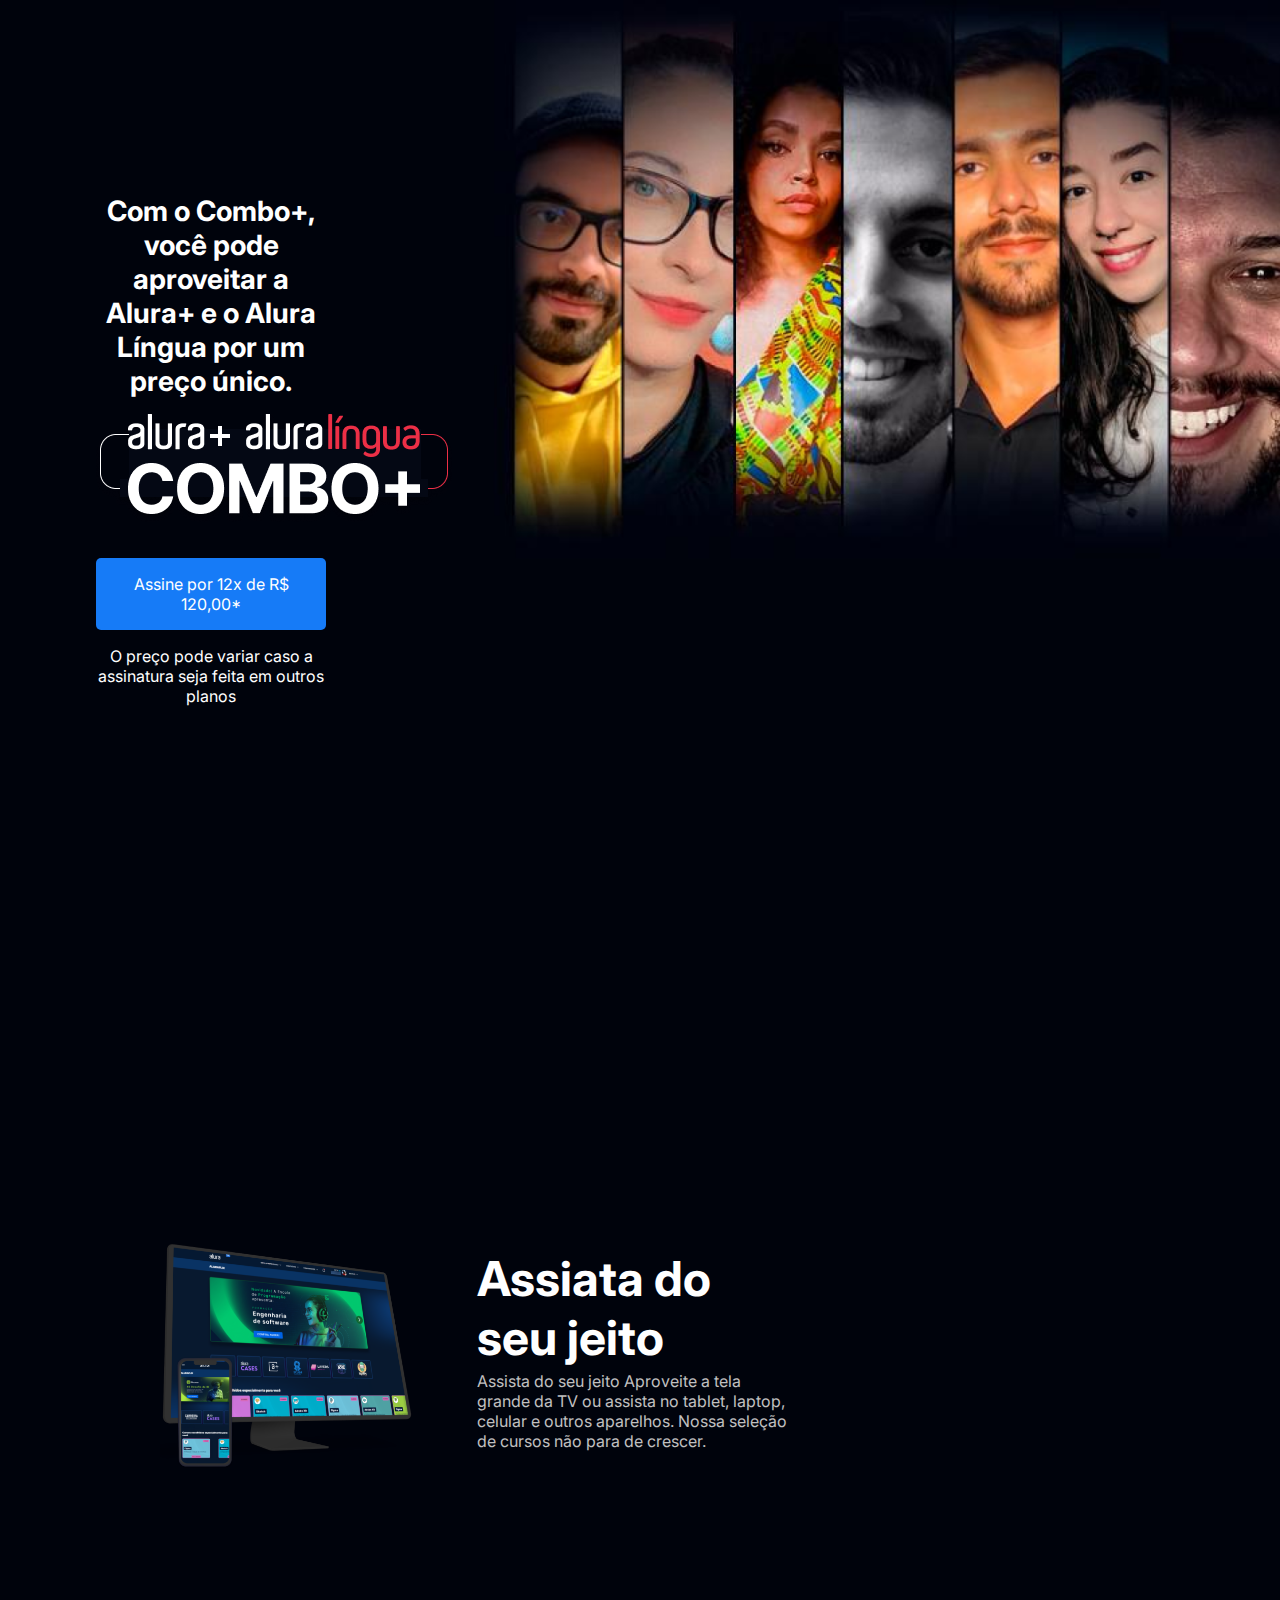
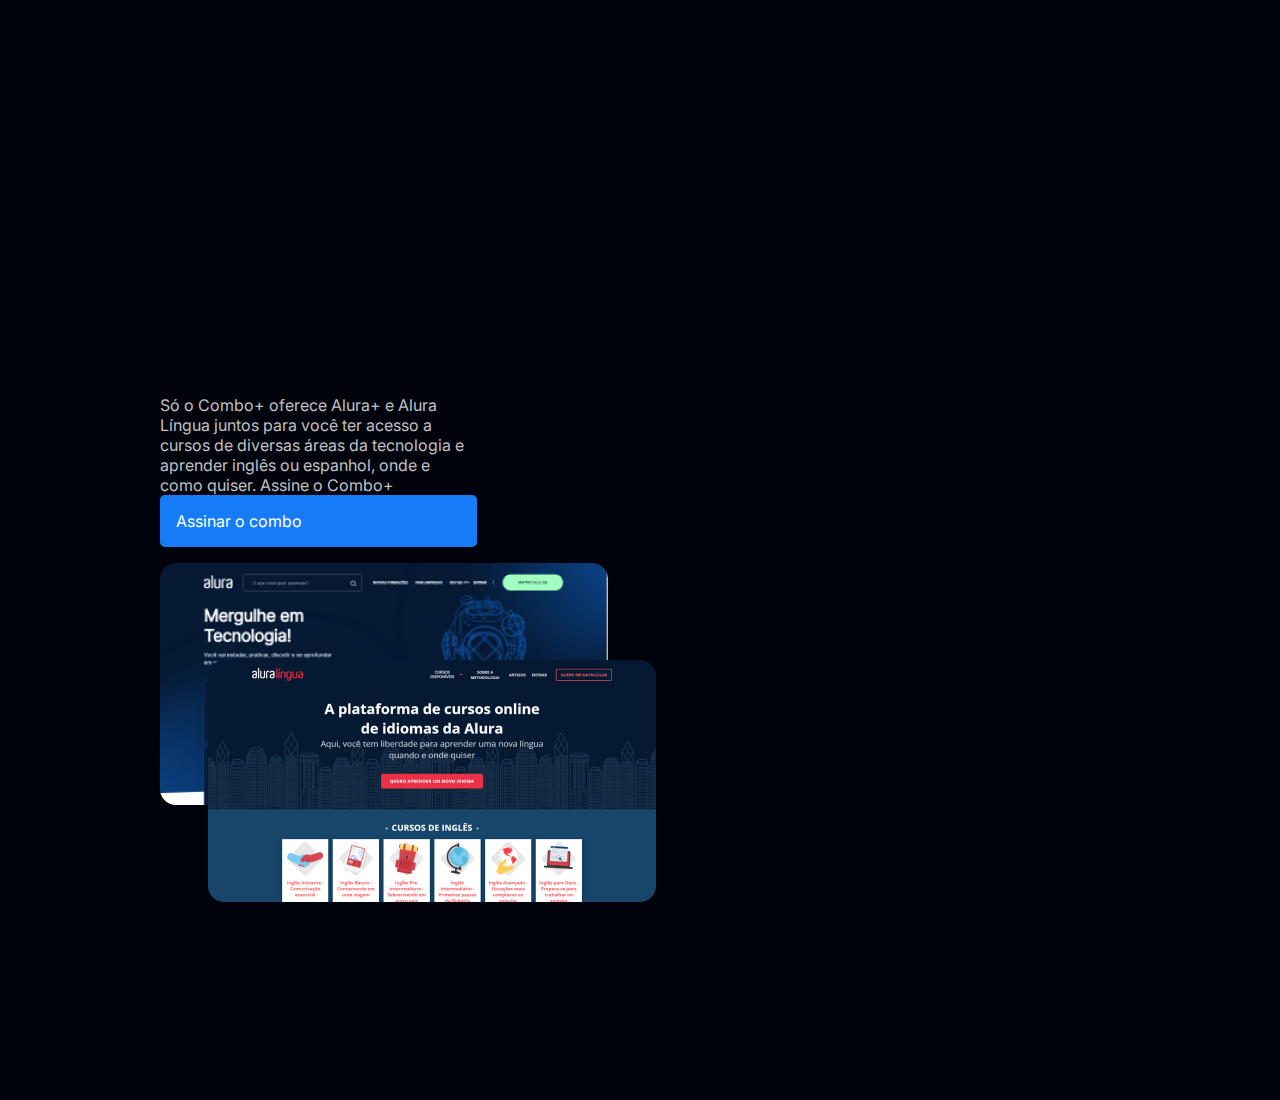
<file: alura-plus-main/index.html>
<!DOCTYPE html>
<html lang="en">

<head>
    <meta charset="UTF-8">
    <meta name="viewport" content="width=device-width, initial-scale=1.0">
    <link rel="stylesheet" href="style.css">
    <link rel="preconnect" href="https://fonts.googleapis.com">
<link rel="preconnect" href="https://fonts.gstatic.com" crossorigin>
<link href="https://fonts.googleapis.com/css2?family=Inter:wght@700&display=swap" rel="stylesheet">
    <title>Alura-Plus</title>
</head>

<body>
        <section class=" container principal">
        <div class="container__caixa">
            <h1 class="container__titulo">Com o Combo+, você pode aproveitar a Alura+ e o Alura Língua por um preço único.</h1>
            <img src="./img/Combo.png" alt="o combo+ é a juncão do alura+ e o alura Língua" class="container__imagem">
             <a href="www.alura.com.br"class="container__botao">Assine por 12x de R$ 120,00*</a>
            <a href="www.alura.com.br" class="container__botao_segundario"></a>
            <p class="container_aviso">O preço pode variar caso a assinatura seja feita em outros planos</p>
    </div>
    </section>

    <section class="container secundario">
        <img src="img/Plataformas.png" alt="Um monitor e um celular com o alura plus aberto" class="secundario__imagem">
        <div class="container__descricao">
        <h2 class="descricao__titulo"> Assiata do seu jeito</h2> 
        <p class="descricao__texto">Assista do seu jeito
            Aproveite a tela grande da TV ou assista no tablet, laptop, celular e outros aparelhos. Nossa seleção de cursos não para de crescer.</p>
        </div>
    </section>

    <section  class="container secundario">
        <div class="container__descricao">
            <p class="descricao__texto">Só o Combo+ oferece Alura+ e Alura Língua juntos para você ter acesso a cursos de diversas áreas da tecnologia e aprender inglês ou espanhol, onde e como quiser.
                Assine o Combo+</p>
            <a href="www.alura.com.br" class="container__botao secundario__botao">Assinar o combo</a>
        <img src="img/Telas.png" alt=""
        </div>
    </section>
</body>

</html>
</file>
<file: alura-plus-main/style.css>
:root{
    --branco-principal: #ffffff;
    --cinza-segundario: #C0C0C0;
    --botao-azul: #167bf7;
    --cor-de-fundo: #00030c;
    --fonte-principal: 'inter';
}
body{
    background-color: var(--cor-de-fundo);
    color: var(--branco-principal);
    font-family: var(--fonte-principal);
    font-size: 16px;
    font-weight: 400;
}
*{
   margin: 0;
   padding: 0; 
}

.principal {
    background-image:url("./img/Background.png");
    background-repeat: no-repeat;
    background-size: contain;
    align-items: center;
    text-align: center;
}

.container{
    height: 100vh;
    display: grid;
    grid-template-columns: 33% 33% 33%;
}

.container__botao{
    background-color: var(--botao-azul);
    border-radius: 5px;
    padding: 1em;
    color: var(--branco-principal);
    display: block;
    text-decoration: none;
    margin-bottom: 1em;
}

.botao_segundario {
    background-color: transparent;
    border: 2px solid var(--branco-principal)
}

.container__aviso{
    font-size: 12px;
    color: var(--cinza-segundario);
}

.container__titulo {
    font-size: 28px;
    font-weight: 700;
}

.container__imagem{
    margin: 1em 0 2em 0;
}

.container__caixa{
    margin: 0 6em;
}

.secundario__imagem{
    width: 80%;
}

.secundario{
    align-items: center;
    margin: 0 10em;
}

.descricao__titulo{
    font-weight: 700;
    font-size: 48px;
    color: var(--branco-principal);
    margin-bottom: 0.1em;
}

.descricao__texto{
    color: var(--cinza-segundario);
}
</file>
